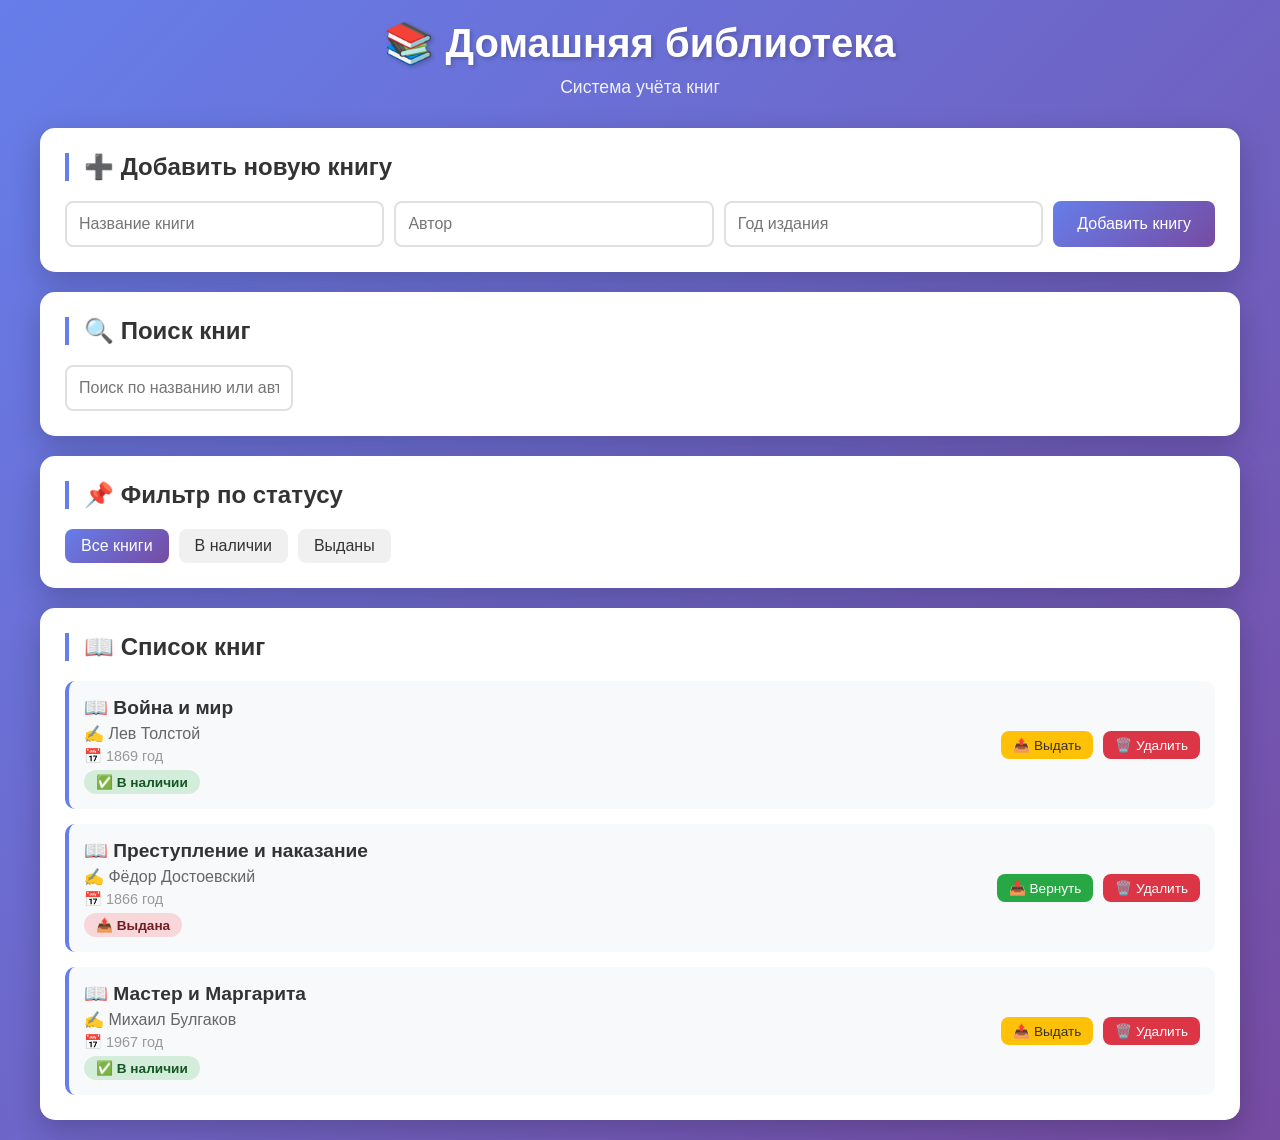
<file: home-library/index.html>
<!DOCTYPE html>
<html lang="ru">
<head>
    <meta charset="UTF-8">
    <meta name="viewport" content="width=device-width, initial-scale=1.0">
    <title>Домашняя библиотека</title>
    <link rel="stylesheet" href="style.css">
</head>
<body>
    <div class="container">
        <header>
            <h1>📚 Домашняя библиотека</h1>
            <p>Система учёта книг</p>
        </header>

        <div class="main-content">
            <!-- Форма добавления книги -->
            <div class="card">
                <h2>➕ Добавить новую книгу</h2>
                <form id="addBookForm">
                    <input type="text" id="title" placeholder="Название книги" required>
                    <input type="text" id="author" placeholder="Автор" required>
                    <input type="number" id="year" placeholder="Год издания" required>
                    <button type="submit">Добавить книгу</button>
                </form>
            </div>

            <!-- Поиск -->
            <div class="card">
                <h2>🔍 Поиск книг</h2>
                <input type="text" id="searchInput" placeholder="Поиск по названию или автору...">
            </div>

            <!-- Фильтр по статусу -->
            <div class="card">
                <h2>📌 Фильтр по статусу</h2>
                <div class="filter-buttons">
                    <button class="filter-btn active" data-filter="all">Все книги</button>
                    <button class="filter-btn" data-filter="в наличии">В наличии</button>
                    <button class="filter-btn" data-filter="выдана">Выданы</button>
                </div>
            </div>

            <!-- Список книг -->
            <div class="card">
                <h2>📖 Список книг</h2>
                <div id="booksList" class="books-list">
                    <p class="empty-message">Нет книг. Добавьте первую книгу!</p>
                </div>
            </div>
        </div>
    </div>

    <script src="script.js"></script>
</body>
</html>
</file>
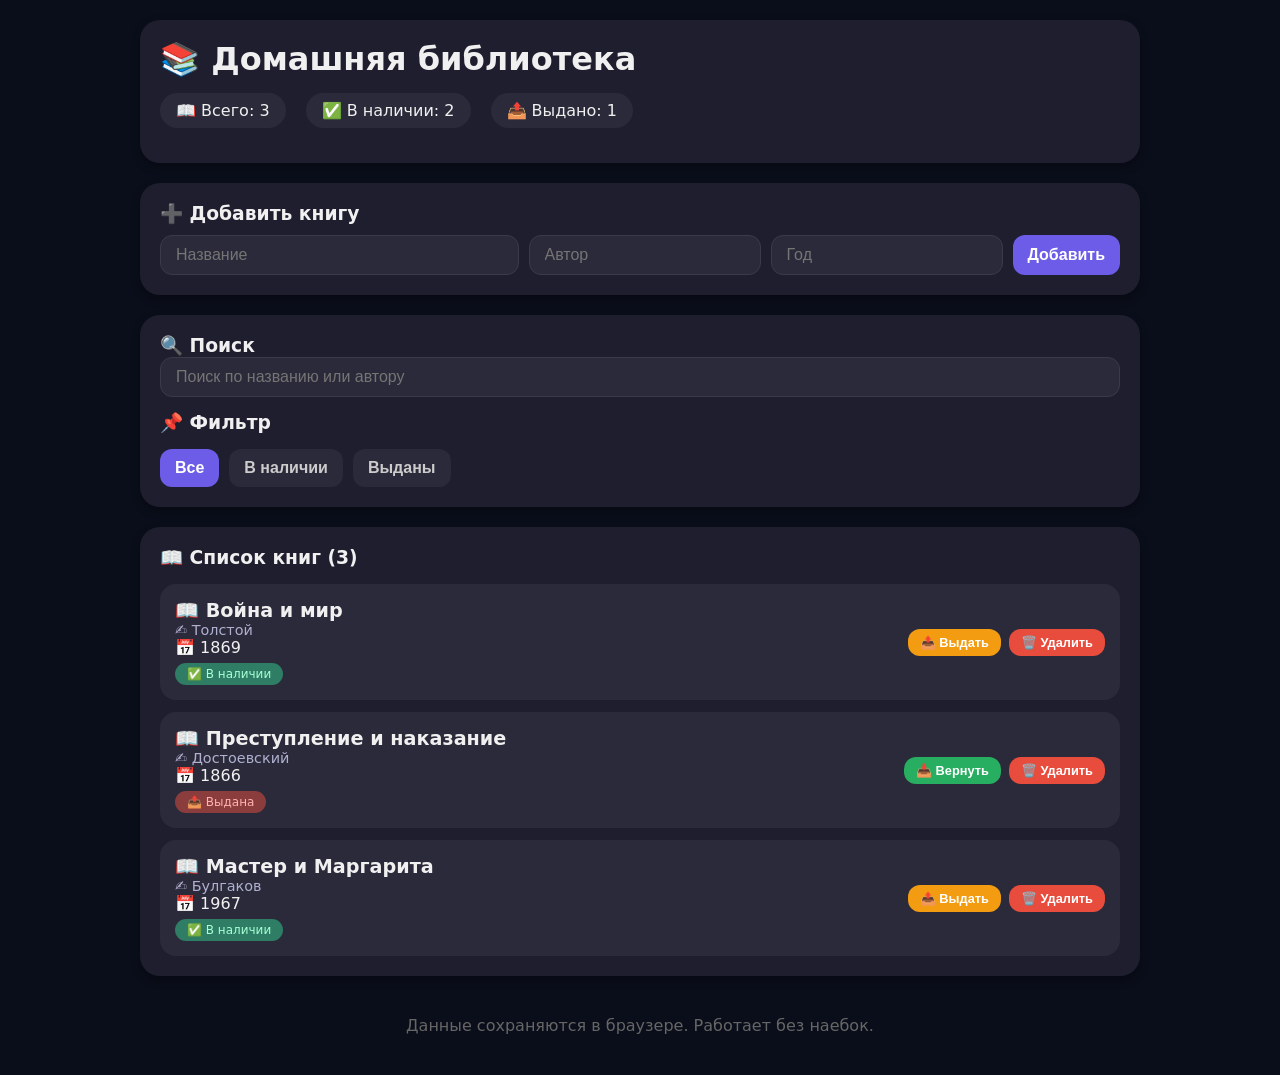
<file: рабочая home-library/index.html>
<!DOCTYPE html>
<html lang="ru">
<head>
    <meta charset="UTF-8">
    <meta name="viewport" content="width=device-width, initial-scale=1.0">
    <title>Домашняя библиотека</title>
    <link rel="stylesheet" href="style.css">
</head>
<body>
<div class="container">
    <div class="card">
        <h1>📚 Домашняя библиотека</h1>
        <div class="stats">
            <div class="stat">📖 Всего: <span id="totalCount">0</span></div>
            <div class="stat">✅ В наличии: <span id="availableCount">0</span></div>
            <div class="stat">📤 Выдано: <span id="issuedCount">0</span></div>
        </div>
    </div>

    <div class="card">
        <h3>➕ Добавить книгу</h3>
        <div style="display: flex; gap: 10px; flex-wrap: wrap; margin-top: 10px;">
            <input type="text" id="title" placeholder="Название" style="flex: 2;">
            <input type="text" id="author" placeholder="Автор" style="flex: 1;">
            <input type="number" id="year" placeholder="Год" style="flex: 0.5;">
            <button id="addBtn">Добавить</button>
        </div>
    </div>

    <div class="card">
        <h3>🔍 Поиск</h3>
        <input type="text" id="searchInput" placeholder="Поиск по названию или автору" style="width: 100%; margin-bottom: 15px;">
        
        <h3>📌 Фильтр</h3>
        <div class="filter-buttons">
            <button class="filter-btn active" data-filter="all">Все</button>
            <button class="filter-btn" data-filter="в наличии">В наличии</button>
            <button class="filter-btn" data-filter="выдана">Выданы</button>
        </div>
    </div>

    <div class="card">
        <h3>📖 Список книг (<span id="bookCount">0</span>)</h3>
        <div id="booksList" class="books-list">
            <div class="empty-state">📭 Нет книг. Добавьте первую!</div>
        </div>
    </div>

    <footer>Данные сохраняются в браузере. Работает без наебок.</footer>
</div>

<script src="script.js"></script>
</body>
</html>
</file>
<file: home-library/style.css>
* {
    margin: 0;
    padding: 0;
    box-sizing: border-box;
}

body {
    font-family: 'Segoe UI', Tahoma, Geneva, Verdana, sans-serif;
    background: linear-gradient(135deg, #667eea 0%, #764ba2 100%);
    min-height: 100vh;
    padding: 20px;
}

.container {
    max-width: 1200px;
    margin: 0 auto;
}

header {
    text-align: center;
    color: white;
    margin-bottom: 30px;
}

header h1 {
    font-size: 2.5rem;
    margin-bottom: 10px;
    text-shadow: 2px 2px 4px rgba(0,0,0,0.2);
}

header p {
    font-size: 1.1rem;
    opacity: 0.9;
}

.main-content {
    display: grid;
    gap: 20px;
}

.card {
    background: white;
    border-radius: 15px;
    padding: 25px;
    box-shadow: 0 10px 30px rgba(0,0,0,0.2);
    transition: transform 0.3s ease;
}

.card:hover {
    transform: translateY(-5px);
}

.card h2 {
    color: #333;
    margin-bottom: 20px;
    font-size: 1.5rem;
    border-left: 4px solid #667eea;
    padding-left: 15px;
}

/* Форма добавления */
form {
    display: flex;
    gap: 10px;
    flex-wrap: wrap;
}

input {
    flex: 1;
    padding: 12px;
    border: 2px solid #e0e0e0;
    border-radius: 8px;
    font-size: 1rem;
    transition: all 0.3s ease;
}

input:focus {
    outline: none;
    border-color: #667eea;
    box-shadow: 0 0 5px rgba(102, 126, 234, 0.3);
}

button {
    background: linear-gradient(135deg, #667eea 0%, #764ba2 100%);
    color: white;
    border: none;
    padding: 12px 24px;
    border-radius: 8px;
    font-size: 1rem;
    cursor: pointer;
    transition: transform 0.2s ease;
}

button:hover {
    transform: scale(1.05);
}

/* Фильтры */
.filter-buttons {
    display: flex;
    gap: 10px;
    flex-wrap: wrap;
}

.filter-btn {
    background: #f0f0f0;
    color: #333;
    padding: 8px 16px;
}

.filter-btn.active {
    background: linear-gradient(135deg, #667eea 0%, #764ba2 100%);
    color: white;
}

/* Список книг */
.books-list {
    display: grid;
    gap: 15px;
}

.book-card {
    background: #f8f9fa;
    border-radius: 10px;
    padding: 15px;
    display: flex;
    justify-content: space-between;
    align-items: center;
    transition: all 0.3s ease;
    border-left: 4px solid #667eea;
}

.book-card:hover {
    background: #e9ecef;
    transform: translateX(5px);
}

.book-info {
    flex: 1;
}

.book-title {
    font-size: 1.2rem;
    font-weight: bold;
    color: #333;
    margin-bottom: 5px;
}

.book-author {
    color: #666;
    margin-bottom: 5px;
}

.book-year {
    color: #999;
    font-size: 0.9rem;
}

.book-status {
    display: inline-block;
    padding: 4px 12px;
    border-radius: 20px;
    font-size: 0.85rem;
    font-weight: bold;
    margin-top: 5px;
}

.status-available {
    background: #d4edda;
    color: #155724;
}

.status-issued {
    background: #f8d7da;
    color: #721c24;
}

.book-actions {
    display: flex;
    gap: 10px;
}

.btn-issue {
    background: #ffc107;
    color: #333;
}

.btn-return {
    background: #28a745;
    color: white;
}

.btn-delete {
    background: #dc3545;
    color: white;
}

.btn-small {
    padding: 6px 12px;
    font-size: 0.85rem;
}

.empty-message {
    text-align: center;
    color: #999;
    padding: 40px;
    font-size: 1.1rem;
}

/* Адаптивность */
@media (max-width: 768px) {
    .book-card {
        flex-direction: column;
        text-align: center;
    }
    
    .book-actions {
        margin-top: 10px;
    }
    
    form {
        flex-direction: column;
    }
    
    button {
        width: 100%;
    }
}
</file>
<file: рабочая home-library/style.css>
* {
    margin: 0;
    padding: 0;
    box-sizing: border-box;
}
body {
    font-family: system-ui, 'Segoe UI', monospace;
    background: #0a0e1a;
    color: #f0f0f0;
    padding: 20px;
}
.container {
    max-width: 1000px;
    margin: 0 auto;
}
.card {
    background: #1e1e2f;
    border-radius: 20px;
    padding: 20px;
    margin-bottom: 20px;
    box-shadow: 0 4px 10px rgba(0,0,0,0.3);
}
h1 {
    font-size: 2rem;
    margin-bottom: 5px;
}
.stats {
    display: flex;
    gap: 20px;
    margin: 15px 0;
    flex-wrap: wrap;
}
.stat {
    background: #2a2a3a;
    padding: 8px 16px;
    border-radius: 30px;
}
input, button {
    padding: 10px 15px;
    border-radius: 12px;
    border: none;
    font-size: 1rem;
}
input {
    background: #2a2a3a;
    color: white;
    border: 1px solid #3a3a4a;
}
button {
    background: #6c5ce7;
    color: white;
    cursor: pointer;
    transition: 0.2s;
    font-weight: bold;
}
button:hover {
    background: #5a4bcf;
    transform: scale(1.02);
}
.filter-buttons {
    display: flex;
    gap: 10px;
    flex-wrap: wrap;
    margin: 15px 0 0 0;
}
.filter-btn {
    background: #2a2a3a;
    color: #ccc;
}
.filter-btn.active {
    background: #6c5ce7;
    color: white;
}
.books-list {
    display: flex;
    flex-direction: column;
    gap: 12px;
    max-height: 500px;
    overflow-y: auto;
    margin-top: 15px;
}
.book-card {
    background: #2a2a3a;
    border-radius: 16px;
    padding: 15px;
    display: flex;
    justify-content: space-between;
    align-items: center;
    flex-wrap: wrap;
    gap: 10px;
}
.book-info {
    flex: 1;
}
.book-title {
    font-size: 1.2rem;
    font-weight: bold;
}
.book-author {
    color: #b0b0d0;
    font-size: 0.9rem;
}
.book-status {
    display: inline-block;
    padding: 4px 12px;
    border-radius: 20px;
    font-size: 0.75rem;
    margin-top: 6px;
}
.status-available {
    background: #2e7d64;
    color: #a8ffd6;
}
.status-issued {
    background: #8b3c3c;
    color: #ffb3b3;
}
.book-actions {
    display: flex;
    gap: 8px;
}
.btn-small {
    padding: 6px 12px;
    font-size: 0.8rem;
}
.btn-issue {
    background: #f39c12;
}
.btn-return {
    background: #27ae60;
}
.btn-delete {
    background: #e74c3c;
}
.empty-state {
    text-align: center;
    padding: 40px;
    color: #888;
}
footer {
    text-align: center;
    padding: 20px;
    color: #666;
}
</file>
